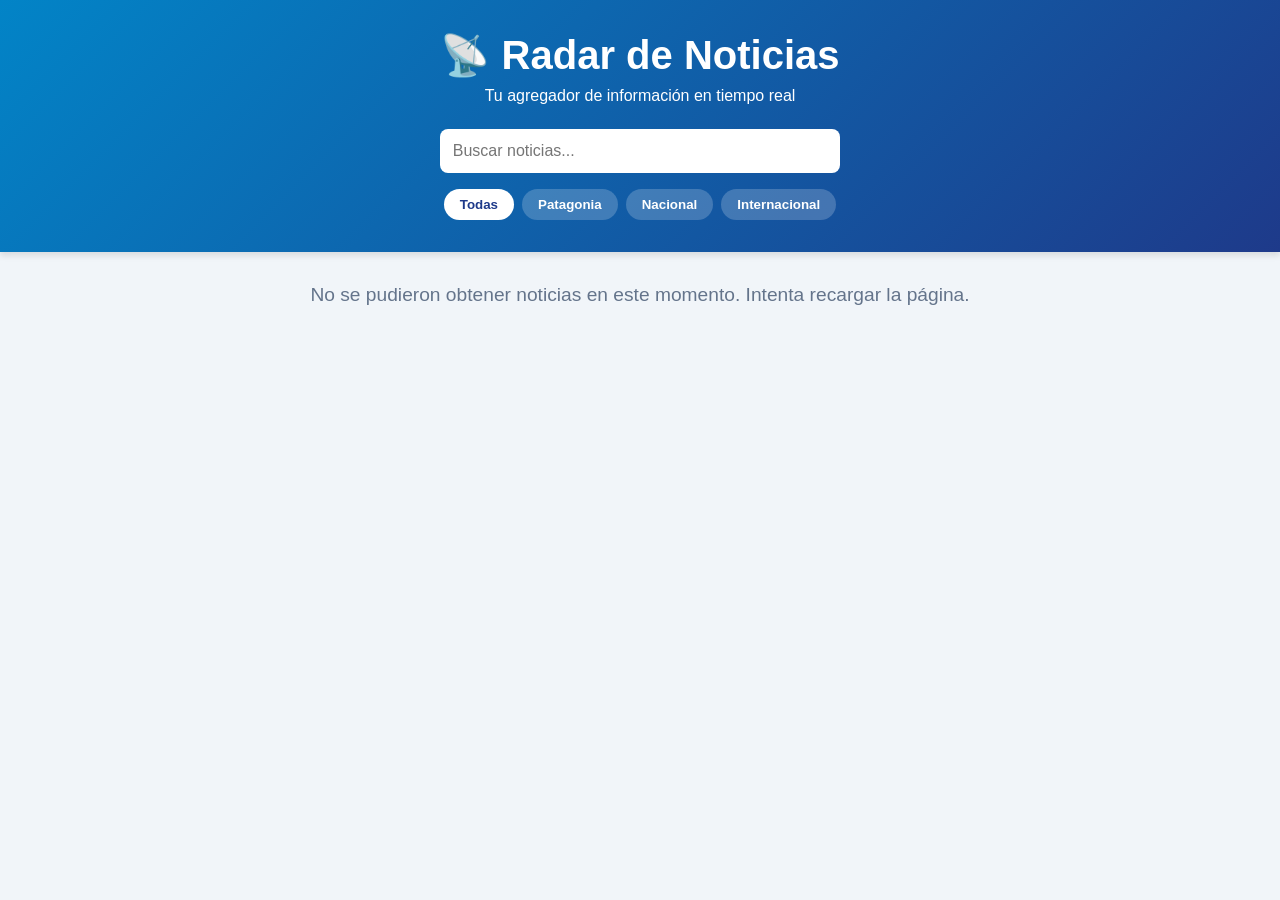
<file: lector de noticias - copia/index.html>
<!DOCTYPE html>
<html lang="es">
<head>
    <meta charset="UTF-8">
    <meta name="viewport" content="width=device-width, initial-scale=1.0">
    <title>Radar de Noticias RSS</title>
    <link rel="stylesheet" href="style.css">
</head>
<body>
    <header class="header">
        <h1>📡 Radar de Noticias</h1>
        <p>Tu agregador de información en tiempo real</p>
        
        <div class="controls">
            <input type="text" id="searchInput" placeholder="Buscar noticias...">
            <div class="filters">
                <button class="filter-btn active" data-category="all">Todas</button>
                <button class="filter-btn" data-category="patagonia">Patagonia</button>
                <button class="filter-btn" data-category="nacional">Nacional</button>
                <button class="filter-btn" data-category="geopolitica">Internacional</button>
            </div>
        </div>
    </header>

    <main class="container">
        <!-- Aquí es donde JavaScript inyectará las tarjetas de noticias -->
        <div id="news-container" class="news-grid">
            <p class="loading">Cargando las últimas noticias...</p>
        </div>
    </main>

    <script src="app.js"></script>
</body>
</html>
</file>
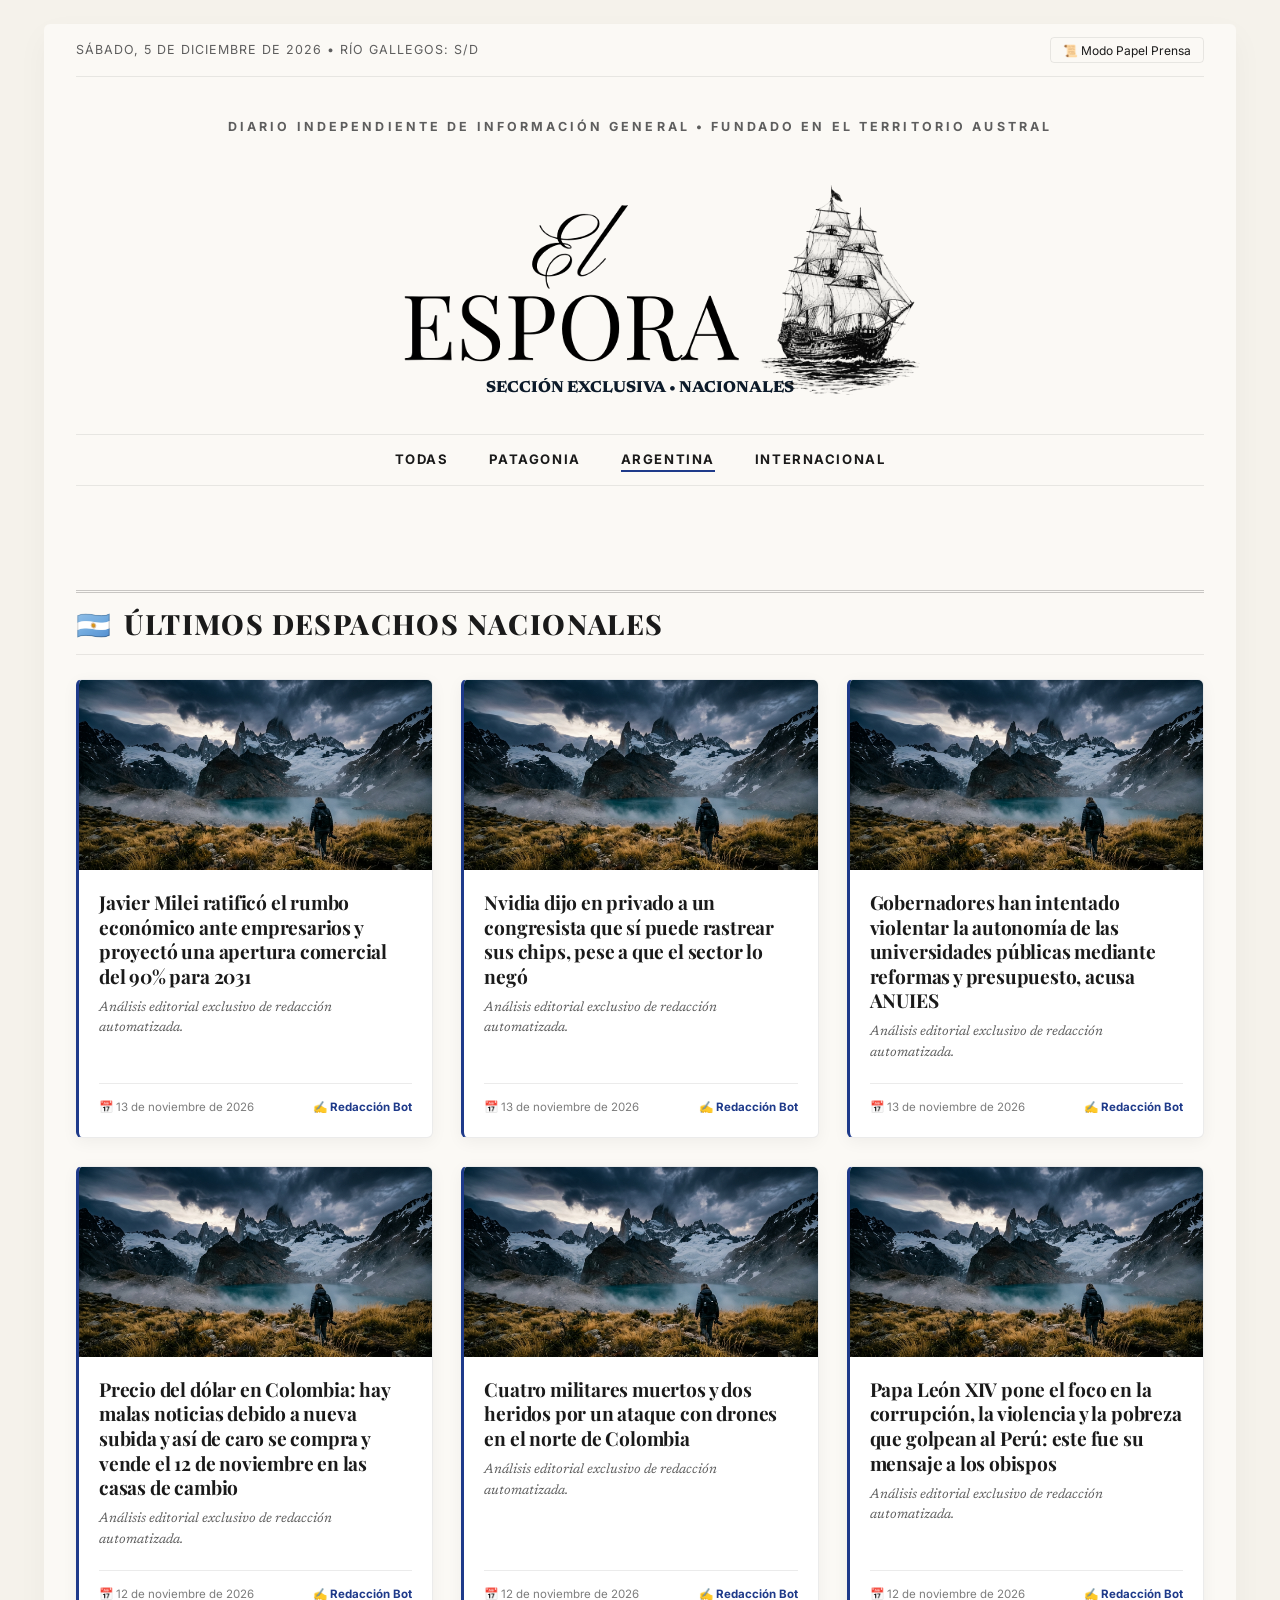
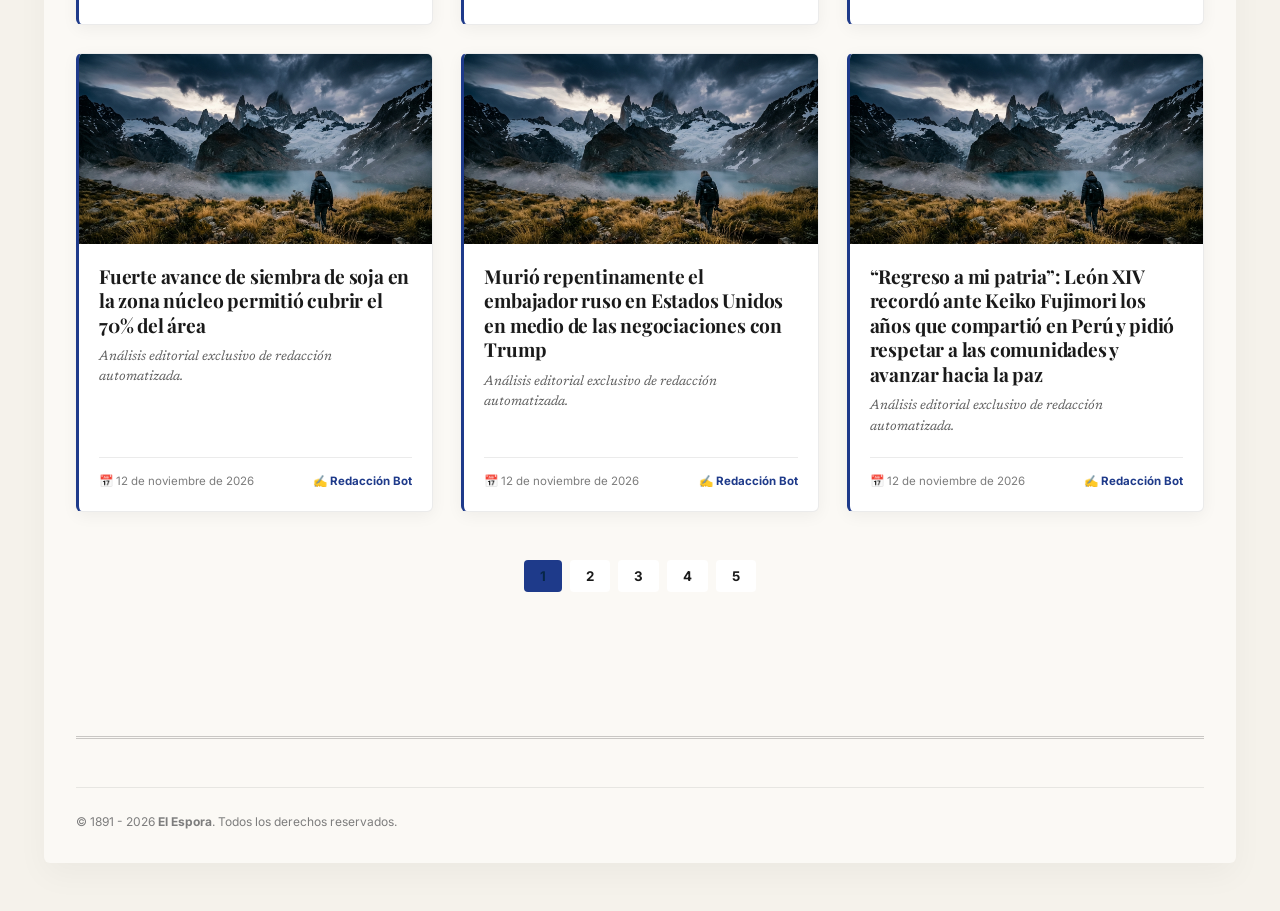
<file: Argentina.html>
<!DOCTYPE html>
<html lang="es">

<head>
    <meta charset="UTF-8">
    <meta name="viewport" content="width=device-width, initial-scale=1.0">
    <title>Argentina — El Espora</title>

    <!-- Tipografías Google Fonts -->
    <link rel="preconnect" href="https://fonts.googleapis.com">
    <link rel="preconnect" href="https://fonts.gstatic.com" crossorigin>
    <link
        href="https://fonts.googleapis.com/css2?family=Alex+Brush&family=Cinzel:wght@500;700;900&family=Cormorant+Garamond:ital,wght@0,400;0,600;0,700;1,400&family=Great+Vibes&family=Inter:wght@300;400;500;600;700;800&family=Italianno&family=Newsreader:ital,opsz,wght@0,6..72,400;0,6..72,500;0,6..72,600;0,6..72,700;1,6..72,400;1,6..72,600&family=Pinyon+Script&family=Playfair+Display:ital,wght@0,500;0,700;0,900;1,400;1,700&display=swap"
        rel="stylesheet">

    <!-- Estilos -->
    <link rel="stylesheet" href="styles.css">
    <link rel="icon" type="image/png" href="assets/logo.png">
</head>

<body>
    <div class="page-wrapper">
        <div class="editorial-frame">

            <header class="utility-bar">
                <div class="utility-left">
                    <span id="live-date">Cargando fecha austral...</span>
                </div>
                <div class="utility-right">
                    <button id="theme-toggle-btn" class="control-btn" title="Cambiar modo de lectura">
                        📜 Modo Papel Prensa
                    </button>
                </div>
            </header>

            <section class="masthead">
                <div class="masthead-plate">
                    <div class="masthead-top-sub">
                        Diario Independiente de Información General • Fundado en el Territorio Austral
                    </div>
                    <div class="masthead-center" style="justify-content: center; padding: 1.5rem 0;">
                        <img src="assets/logo.png" alt="El Espora" class="masthead-logo-img"
                            style="max-height: 280px; width: 100%; object-fit: contain; mix-blend-mode: multiply; filter: contrast(110%);">
                    </div>
                    <div class="masthead-motto-bar">
                        <span style="color: var(--navy-badge); font-weight: 800;">SECCIÓN EXCLUSIVA • NACIONALES</span>
                    </div>
                </div>
            </section>

            <nav class="nav-bar">
                <ul class="nav-menu">
                    <li><a href="index.html" class="nav-link">Todas</a></li>
                    <li><a href="patagonia.html" class="nav-link">Patagonia</a></li>
                    <li><a href="argentina.html" class="nav-link active">Argentina</a></li>
                    <li><a href="internacional.html" class="nav-link">Internacional</a></li>
                </ul>
            </nav>

            <main style="padding: 2rem 0;">
                <div class="section-header-block">
                    <h3 class="section-main-title">
                        <span>🇦🇷</span> Últimos Despachos Nacionales
                    </h3>
                </div>

                <div id="articles-grid" class="articles-grid">
                    <!-- JS inyectará las noticias de Argentina aquí -->
                </div>
            </main>

            <footer class="editorial-footer">
                <div class="footer-bottom-bar">
                    <div>
                        © 1891 - 2026 <strong>El Espora</strong>. Todos los derechos reservados.
                    </div>
                </div>
            </footer>
        </div>
    </div>

    <script src="app.js"></script>
</body>

</html>
</file>
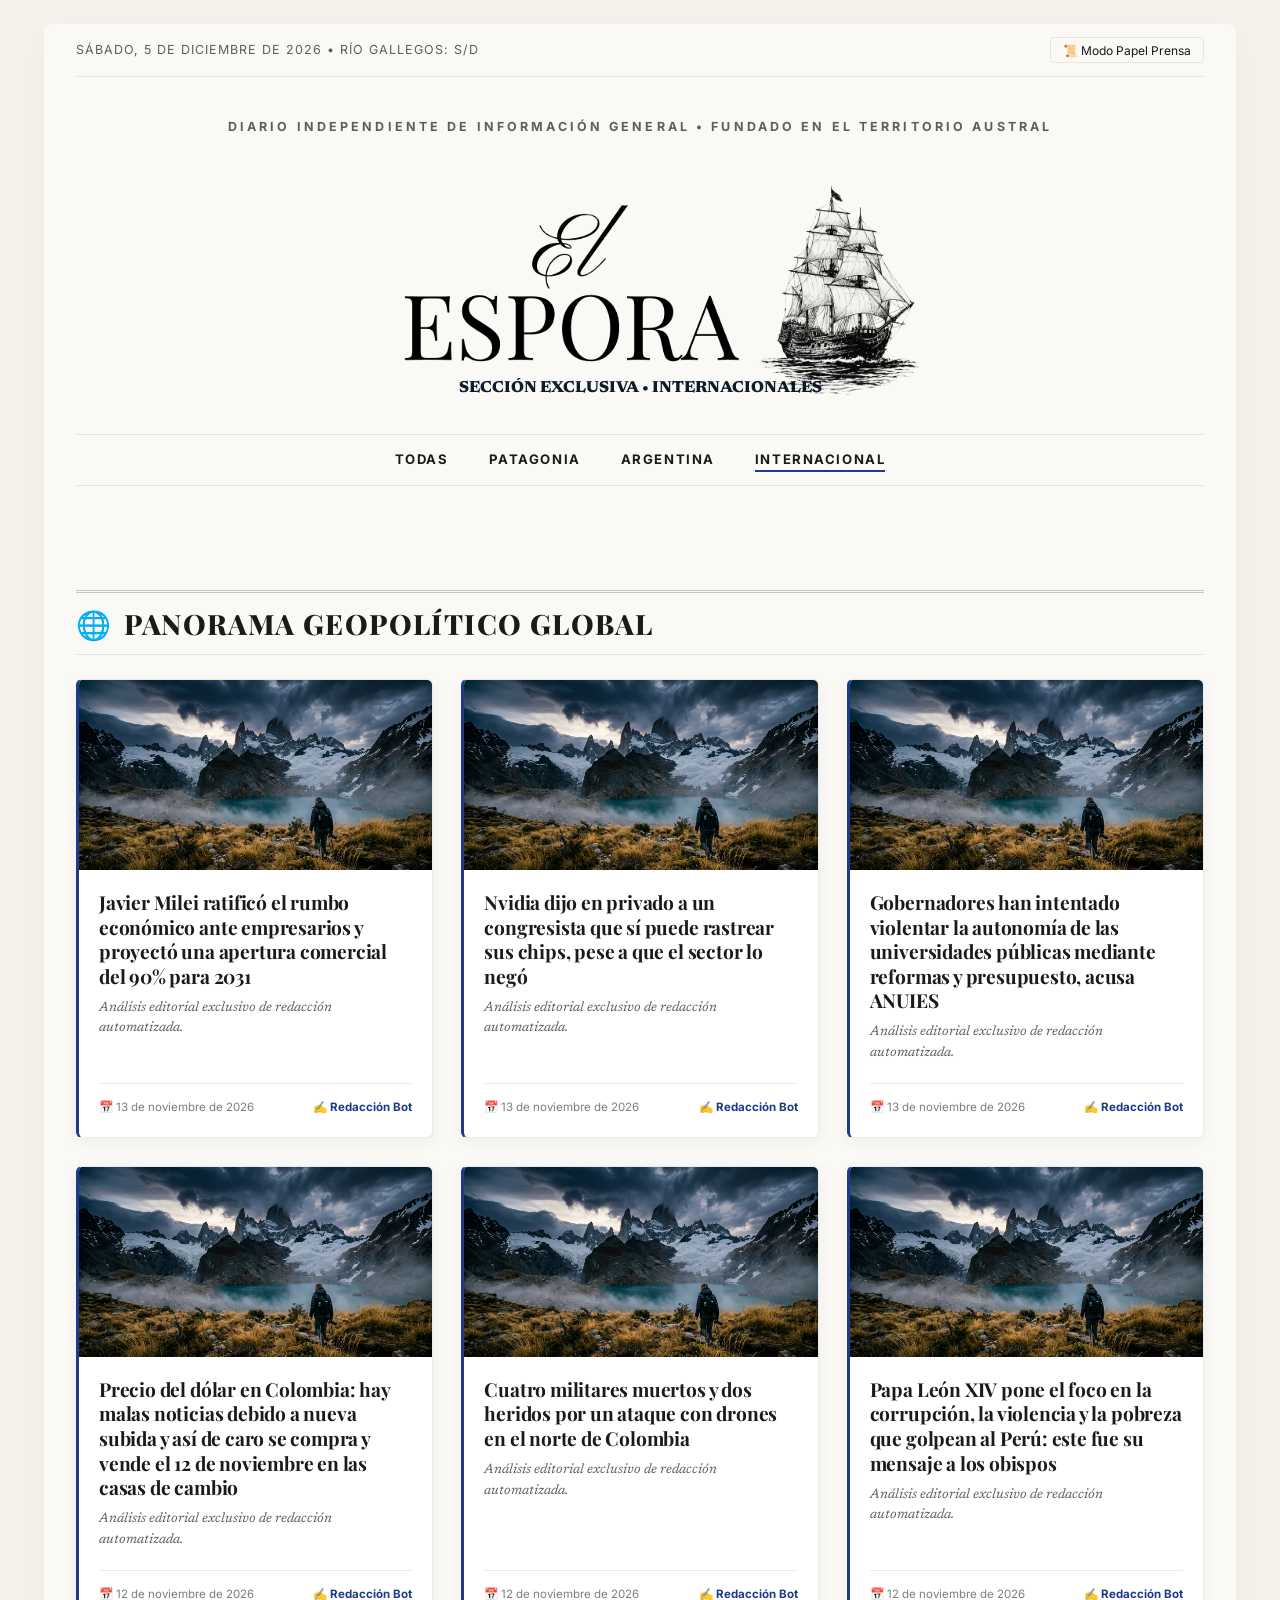
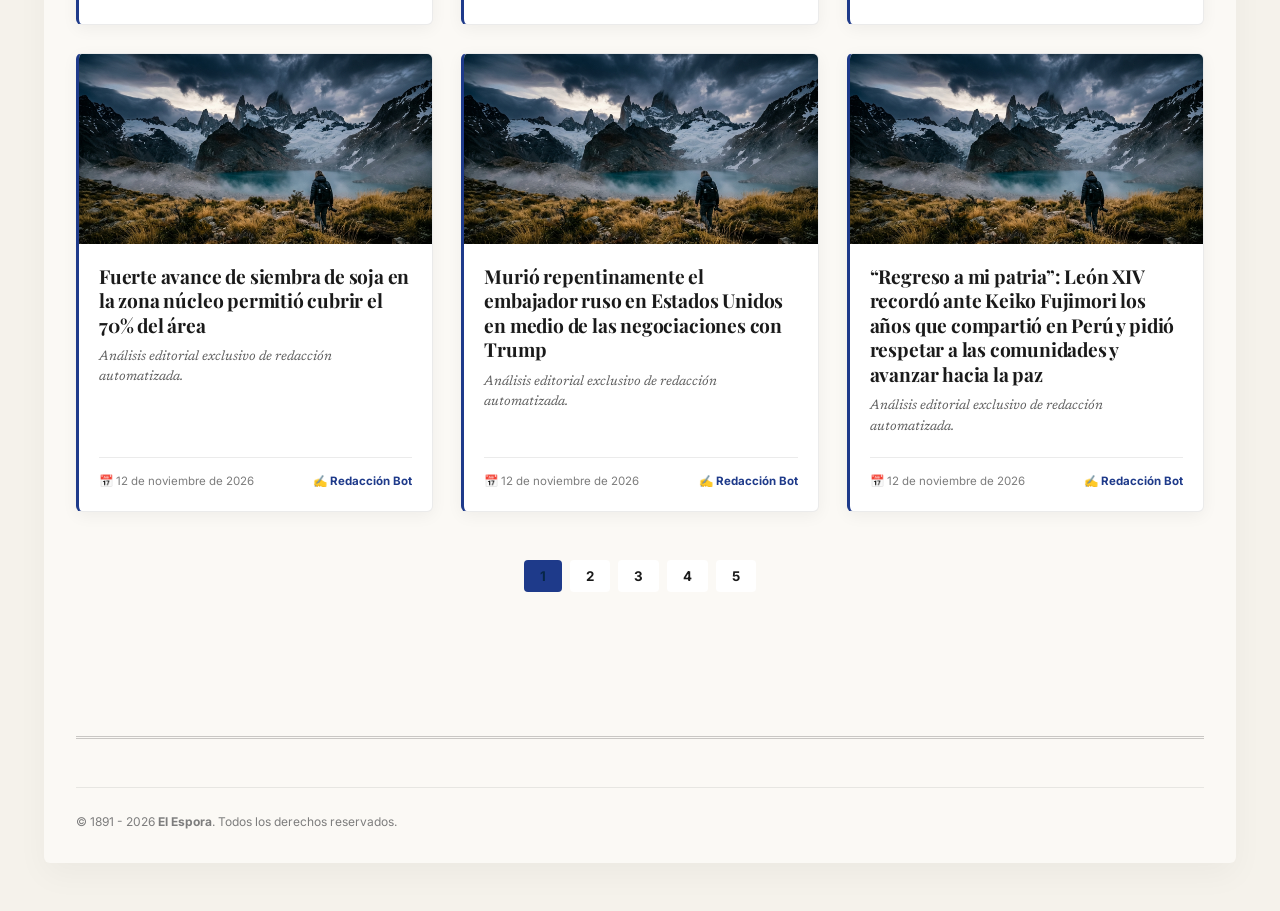
<file: Internacional.html>
<!DOCTYPE html>
<html lang="es">

<head>
    <meta charset="UTF-8">
    <meta name="viewport" content="width=device-width, initial-scale=1.0">
    <title>Internacional — El Espora</title>

    <!-- Tipografías Google Fonts -->
    <link rel="preconnect" href="https://fonts.googleapis.com">
    <link rel="preconnect" href="https://fonts.gstatic.com" crossorigin>
    <link
        href="https://fonts.googleapis.com/css2?family=Alex+Brush&family=Cinzel:wght@500;700;900&family=Cormorant+Garamond:ital,wght@0,400;0,600;0,700;1,400&family=Great+Vibes&family=Inter:wght@300;400;500;600;700;800&family=Italianno&family=Newsreader:ital,opsz,wght@0,6..72,400;0,6..72,500;0,6..72,600;0,6..72,700;1,6..72,400;1,6..72,600&family=Pinyon+Script&family=Playfair+Display:ital,wght@0,500;0,700;0,900;1,400;1,700&display=swap"
        rel="stylesheet">

    <!-- Estilos -->
    <link rel="stylesheet" href="styles.css">
    <link rel="icon" type="image/png" href="assets/logo.png">
</head>

<body>
    <div class="page-wrapper">
        <div class="editorial-frame">

            <header class="utility-bar">
                <div class="utility-left">
                    <span id="live-date">Cargando fecha austral...</span>
                </div>
                <div class="utility-right">
                    <button id="theme-toggle-btn" class="control-btn" title="Cambiar modo de lectura">
                        📜 Modo Papel Prensa
                    </button>
                </div>
            </header>

            <section class="masthead">
                <div class="masthead-plate">
                    <div class="masthead-top-sub">
                        Diario Independiente de Información General • Fundado en el Territorio Austral
                    </div>
                    <div class="masthead-center" style="justify-content: center; padding: 1.5rem 0;">
                        <img src="assets/logo.png" alt="El Espora" class="masthead-logo-img"
                            style="max-height: 280px; width: 100%; object-fit: contain; mix-blend-mode: multiply; filter: contrast(110%);">
                    </div>
                    <div class="masthead-motto-bar">
                        <span style="color: var(--navy-badge); font-weight: 800;">SECCIÓN EXCLUSIVA •
                            INTERNACIONALES</span>
                    </div>
                </div>
            </section>

            <nav class="nav-bar">
                <ul class="nav-menu">
                    <li><a href="index.html" class="nav-link">Todas</a></li>
                    <li><a href="patagonia.html" class="nav-link">Patagonia</a></li>
                    <li><a href="argentina.html" class="nav-link">Argentina</a></li>
                    <li><a href="internacional.html" class="nav-link active">Internacional</a></li>
                </ul>
            </nav>

            <main style="padding: 2rem 0;">
                <div class="section-header-block">
                    <h3 class="section-main-title">
                        <span>🌐</span> Panorama Geopolítico Global
                    </h3>
                </div>

                <div id="articles-grid" class="articles-grid">
                    <!-- JS inyectará las noticias Internacionales aquí -->
                </div>
            </main>

            <footer class="editorial-footer">
                <div class="footer-bottom-bar">
                    <div>
                        © 1891 - 2026 <strong>El Espora</strong>. Todos los derechos reservados.
                    </div>
                </div>
            </footer>
        </div>
    </div>

    <script src="app.js"></script>
</body>

</html>
</file>
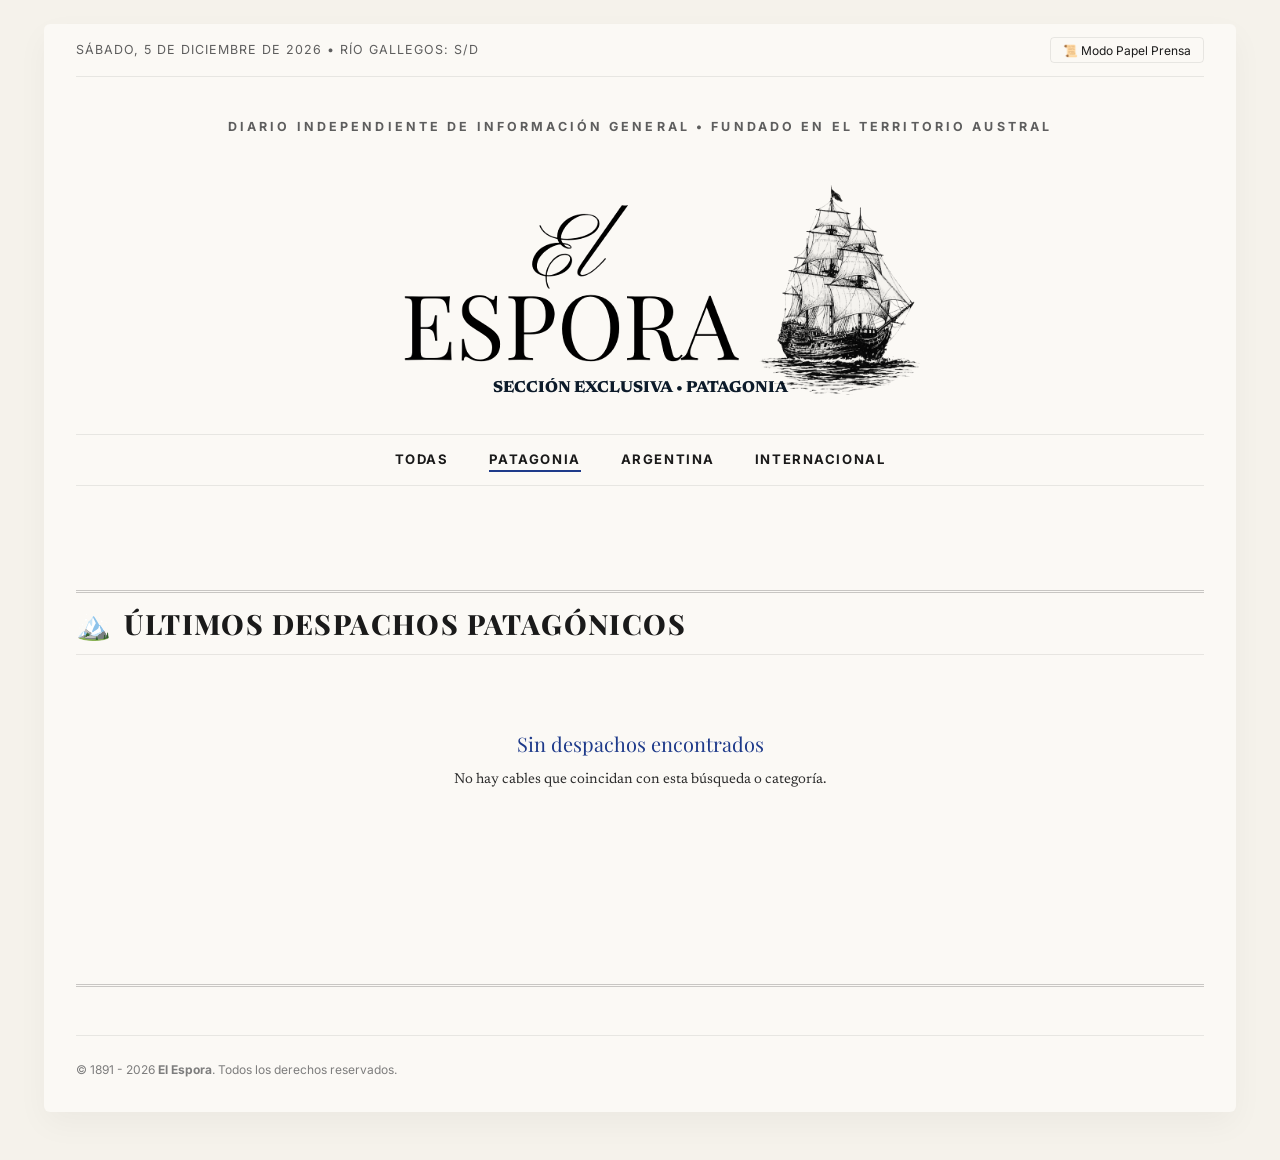
<file: patagonia.html>
<!DOCTYPE html>
<html lang="es">

<head>
    <meta charset="UTF-8">
    <meta name="viewport" content="width=device-width, initial-scale=1.0">
    <title>Patagonia — El Espora</title>

    <!-- Tipografías Google Fonts -->
    <link rel="preconnect" href="https://fonts.googleapis.com">
    <link rel="preconnect" href="https://fonts.gstatic.com" crossorigin>
    <link
        href="https://fonts.googleapis.com/css2?family=Alex+Brush&family=Cinzel:wght@500;700;900&family=Cormorant+Garamond:ital,wght@0,400;0,600;0,700;1,400&family=Great+Vibes&family=Inter:wght@300;400;500;600;700;800&family=Italianno&family=Newsreader:ital,opsz,wght@0,6..72,400;0,6..72,500;0,6..72,600;0,6..72,700;1,6..72,400;1,6..72,600&family=Pinyon+Script&family=Playfair+Display:ital,wght@0,500;0,700;0,900;1,400;1,700&display=swap"
        rel="stylesheet">

    <!-- Estilos -->
    <link rel="stylesheet" href="styles.css">
    <link rel="icon" type="image/png" href="assets/logo.png">
</head>

<body>
    <div class="page-wrapper">
        <div class="editorial-frame">

            <!-- 1. BARRA SUPERIOR -->
            <header class="utility-bar">
                <div class="utility-left">
                    <span id="live-date">Cargando fecha austral...</span>
                </div>
                <div class="utility-right">
                    <button id="theme-toggle-btn" class="control-btn" title="Cambiar modo de lectura">
                        📜 Modo Papel Prensa
                    </button>
                </div>
            </header>

            <!-- 2. CABECERA EDITORIAL (MASTHEAD) -->
            <section class="masthead">
                <div class="masthead-plate">
                    <div class="masthead-top-sub">
                        Diario Independiente de Información General • Fundado en el Territorio Austral
                    </div>
                    <div class="masthead-center" style="justify-content: center; padding: 1.5rem 0;">
                        <img src="assets/logo.png" alt="El Espora" class="masthead-logo-img"
                            style="max-height: 280px; width: 100%; object-fit: contain; mix-blend-mode: multiply; filter: contrast(110%);">
                    </div>
                    <div class="masthead-motto-bar">
                        <span style="color: var(--navy-badge); font-weight: 800;">SECCIÓN EXCLUSIVA • PATAGONIA</span>
                    </div>
                </div>
            </section>

            <!-- 3. NAVEGACIÓN -->
            <nav class="nav-bar">
                <ul class="nav-menu">
                    <li><a href="index.html" class="nav-link">Todas</a></li>
                    <li><a href="patagonia.html" class="nav-link active">Patagonia</a></li>
                    <li><a href="argentina.html" class="nav-link">Argentina</a></li>
                    <li><a href="internacional.html" class="nav-link">Internacional</a></li>
                </ul>
            </nav>

            <!-- 4. CONTENEDOR DINÁMICO PARA JAVASCRIPT -->
            <main style="padding: 2rem 0;">
                <div class="section-header-block">
                    <h3 class="section-main-title">
                        <span>🏔️</span> Últimos Despachos Patagónicos
                    </h3>
                </div>

                <!-- AQUÍ ES DONDE JS VA A INYECTAR LAS NOTICIAS (ID CORREGIDO) -->
                <div id="articles-grid" class="articles-grid">
                    <!-- Estará vacío en el HTML, JS inyectará las noticias aquí -->
                </div>
            </main>

            <!-- 5. PIE DE PÁGINA -->
            <footer class="editorial-footer">
                <div class="footer-bottom-bar">
                    <div>
                        © 1891 - 2026 <strong>El Espora</strong>. Todos los derechos reservados.
                    </div>
                </div>
            </footer>
        </div>
    </div>

    <!-- Script de conexión -->
    <script src="app.js"></script>
</body>

</html>
</file>
<file: lector de noticias - copia/style.css>
/* Configuraciones básicas */
* {
    box-sizing: border-box;
    margin: 0;
    padding: 0;
    font-family: 'Segoe UI', Tahoma, Geneva, Verdana, sans-serif;
}

body {
    background-color: #f1f5f9;
    color: #334155;
}

/* Encabezado */
.header {
    background: linear-gradient(135deg, #0284c7, #1e3a8a);
    color: white;
    padding: 2rem 1rem;
    text-align: center;
    box-shadow: 0 4px 6px rgba(0, 0, 0, 0.1);
}

.header h1 {
    font-size: 2.5rem;
    margin-bottom: 0.5rem;
}

/* Controles de Búsqueda y Filtros */
.controls {
    margin-top: 1.5rem;
    display: flex;
    flex-direction: column;
    align-items: center;
    gap: 1rem;
}

#searchInput {
    padding: 0.8rem;
    width: 100%;
    max-width: 400px;
    border: none;
    border-radius: 8px;
    font-size: 1rem;
}

.filters {
    display: flex;
    gap: 0.5rem;
    flex-wrap: wrap;
    justify-content: center;
}

.filter-btn {
    padding: 0.5rem 1rem;
    border: none;
    border-radius: 20px;
    background-color: rgba(255, 255, 255, 0.2);
    color: white;
    cursor: pointer;
    font-weight: bold;
    transition: background 0.3s;
}

.filter-btn.active,
.filter-btn:hover {
    background-color: white;
    color: #1e3a8a;
}

/* Contenedor principal de noticias */
.container {
    max-width: 1200px;
    margin: 2rem auto;
    padding: 0 1rem;
}

.loading {
    text-align: center;
    font-size: 1.2rem;
    color: #64748b;
    grid-column: 1 / -1;
}

/* Cuadrícula de Tarjetas */
.news-grid {
    display: grid;
    grid-template-columns: repeat(auto-fill, minmax(300px, 1fr));
    gap: 1.5rem;
}

/* Tarjeta individual de noticia */
.news-card {
    background: white;
    border-radius: 10px;
    overflow: hidden;
    box-shadow: 0 4px 6px rgba(0, 0, 0, 0.05);
    transition: transform 0.2s, box-shadow 0.2s;
    display: flex;
    flex-direction: column;
}

.news-card:hover {
    transform: translateY(-5px);
    box-shadow: 0 10px 15px rgba(0, 0, 0, 0.1);
}

.news-card a {
    text-decoration: none;
    color: inherit;
    display: flex;
    flex-direction: column;
    height: 100%;
}

.news-image {
    width: 100%;
    height: 180px;
    background-color: #cbd5e1;
    display: flex;
    align-items: center;
    justify-content: center;
    font-size: 3rem;
}

.news-content {
    padding: 1.5rem;
    display: flex;
    flex-direction: column;
    flex-grow: 1;
}

.news-source {
    font-size: 0.8rem;
    font-weight: bold;
    text-transform: uppercase;
    color: #0284c7;
    margin-bottom: 0.5rem;
}

.news-title {
    font-size: 1.1rem;
    line-height: 1.4;
    margin-bottom: 0.5rem;
}

.news-date {
    font-size: 0.8rem;
    color: #94a3b8;
    margin-top: auto;
}
</file>
<file: styles.css>
/* ==========================================================================
   EL ESPORA - PERIÓDICO HISTÓRICO DE LA PATAGONIA ARGENTINA
   Sistema de Diseño: Edición Editorial Cálida & Imprenta Clásica
   ========================================================================== */

:root {
  /* PALETA PAPEL PRENSA TRADICIONAL & TINTA FRESCA */
  --bg-main: #f5f2eb;
  /* Tono papel de diario cálido */
  --bg-surface: #fbf9f5;
  /* Superficie de lectura suave */
  --bg-card: #ffffff;
  /* Tarjetas limpias */
  --bg-card-hover: #ffffff;
  --bg-newspaper-overlay: rgba(251, 249, 245, 0.95);

  /* Textos tono tinta tipográfica */
  --text-bone: #1a1a1a;
  /* Tinta negra profunda */
  --text-parchment: #2d2d2d;
  --text-muted: #5e5e5e;
  --text-dim: #7d7d7d;

  --navy-deep: #072647;
  --navy-accent: #1e3a8a;
  --navy-badge: #0d1b2a;
  --navy-border: #cbd5e1;

  --gold-accent: #1e3a8a;
  /* Bronce/Dorado editorial */
  --gold-dim: #1e3a8a;

  --border-fine: 1px solid rgba(0, 0, 0, 0.08);
  --border-medium: 1px solid rgba(0, 0, 0, 0.15);
  --border-double: double 3px rgba(0, 0, 0, 0.2);
  --border-navy: 1px solid rgba(30, 58, 138, 0.2);

  --shadow-editorial: 0 12px 32px rgba(0, 0, 0, 0.04);
  --shadow-card: 0 4px 16px rgba(0, 0, 0, 0.05);
  --shadow-glow: 0 6px 20px rgba(163, 115, 54, 0.12);

  --font-masthead: 'Cinzel', 'Playfair Display', Georgia, serif;
  --font-headline: 'Playfair Display', 'Newsreader', Georgia, serif;
  --font-body: 'Newsreader', 'Cormorant Garamond', Georgia, serif;
  --font-sans: 'Inter', -apple-system, BlinkMacSystemFont, 'Segoe UI', Roboto, sans-serif;

  --radius-sm: 4px;
  --radius-md: 6px;
  --radius-lg: 10px;
  --transition-smooth: all 0.3s cubic-bezier(0.16, 1, 0.3, 1);
}

/* TEMA OSCURO (MODO LECTURA NOCTURNA) */
body.theme-dark {
  --bg-main: #0f131a;
  --bg-surface: #151a24;
  --bg-card: #1c2230;
  --bg-card-hover: #22293a;
  --bg-newspaper-overlay: rgba(15, 19, 26, 0.95);

  --text-bone: #f4efeb;
  --text-parchment: #e6ded5;
  --text-muted: #9fa8b8;
  --text-dim: #64748b;

  --gold-accent: #c5a880;
  --gold-dim: #8c7352;
  --border-fine: 1px solid rgba(244, 239, 235, 0.1);
  --border-double: double 3px rgba(244, 239, 235, 0.18);
}

/* Reset y base */
*,
*::before,
*::after {
  box-sizing: border-box;
  margin: 0;
  padding: 0;
}

html {
  scroll-behavior: smooth;
  font-size: 16px;
}

body {
  background-color: var(--bg-main);
  color: var(--text-bone);
  font-family: var(--font-body);
  line-height: 1.65;
  background-attachment: fixed;
  overflow-x: hidden;
  transition: background-color 0.4s ease, color 0.4s ease;
}

/* ==========================================================================
   TIPOGRAFÍA Y ELEMENTOS EDITORIALES
   ========================================================================== */

h1,
h2,
h3,
h4,
h5,
h6 {
  font-family: var(--font-headline);
  font-weight: 700;
  color: var(--text-bone);
  line-height: 1.2;
  letter-spacing: -0.01em;
}

p {
  color: var(--text-parchment);
  font-size: 1.05rem;
}

a {
  color: inherit;
  text-decoration: none;
  transition: var(--transition-smooth);
}

/* Capitular de Periódico Antiguo (Drop Cap) */
.drop-cap::first-letter {
  float: left;
  font-family: var(--font-masthead);
  font-size: 3.8rem;
  line-height: 0.82;
  padding-top: 4px;
  padding-right: 12px;
  padding-bottom: 2px;
  color: var(--gold-accent);
  font-weight: 800;
}

/* Filetes decorativos de imprenta */
.rule-double {
  border: none;
  border-top: var(--border-double);
  margin: 1.5rem 0;
}

.rule-single {
  border: none;
  border-top: var(--border-fine);
  margin: 1rem 0;
}

.ornament {
  display: flex;
  align-items: center;
  justify-content: center;
  gap: 1rem;
  color: var(--gold-accent);
  font-size: 0.85rem;
  letter-spacing: 0.25em;
  text-transform: uppercase;
  margin: 1rem 0;
}

.ornament::before,
.ornament::after {
  content: "";
  flex: 1;
  height: 1px;
  background: linear-gradient(90deg, transparent, rgba(163, 115, 54, 0.4));
}

.ornament::after {
  background: linear-gradient(90deg, rgba(163, 115, 54, 0.4), transparent);
}

/* ==========================================================================
   LAYOUT Y CONTENEDOR PRINCIPAL
   ========================================================================== */

.page-wrapper {
  max-width: 1240px;
  margin: 0 auto;
  padding: 0 1.5rem;
  position: relative;
}

.editorial-frame {
  border: none;
  padding: 0 2rem;
  position: relative;
  background: var(--bg-surface);
  box-shadow: var(--shadow-editorial);
  margin-top: 1.5rem;
  margin-bottom: 3rem;
  border-radius: var(--radius-md);
}

/* ==========================================================================
   1. BARRA SUPERIOR DE IMPRENTA
   ========================================================================== */

.utility-bar {
  display: flex;
  justify-content: space-between;
  align-items: center;
  padding: 0.8rem 0;
  border-bottom: var(--border-fine);
  font-family: var(--font-sans);
  font-size: 0.78rem;
  text-transform: uppercase;
  letter-spacing: 0.08em;
  color: var(--text-muted);
  flex-wrap: wrap;
  gap: 0.75rem;
}

.utility-left,
.utility-center,
.utility-right {
  display: flex;
  align-items: center;
  gap: 1.25rem;
}

.edition-badge {
  background: var(--navy-deep);
  color: #ffffff;
  padding: 0.2rem 0.6rem;
  border-radius: var(--radius-sm);
  font-weight: 600;
  display: inline-flex;
  align-items: center;
  gap: 0.35rem;
}

.control-btn {
  background: transparent;
  border: var(--border-fine);
  color: var(--text-bone);
  padding: 0.3rem 0.75rem;
  border-radius: var(--radius-sm);
  cursor: pointer;
  display: flex;
  align-items: center;
  gap: 0.35rem;
  font-family: var(--font-sans);
  font-size: 0.75rem;
  transition: var(--transition-smooth);
}

.control-btn:hover {
  background: var(--navy-accent);
  border-color: var(--navy-accent);
  color: #ffffff;
}

/* ==========================================================================
   2. GRAN CABECERA EDITORIAL (MASTHEAD)
   ========================================================================== */

.masthead {
  padding: 2.5rem 0 1rem;
  text-align: center;
  position: relative;
}

/* Caja contenedora limpia (sin bordes rígidos ni sombras oscuras) */
.masthead-plate {
  background: transparent;
  border: none;
  box-shadow: none;
  padding: 0;
}

.masthead-center {
  display: flex;
  align-items: center;
  justify-content: center;
  gap: 3rem;
  margin: 0.5rem 0;
  padding: 0;
  height: 220px;
  flex-wrap: wrap;
  position: relative;
  overflow: visible;
}

/* Logo con escalado y comportamiento original */
.masthead-logo-img {
  width: auto;
  height: auto;
  max-width: 95%;
  max-height: 210px;
  border-radius: 0;
  background: transparent;
  border: none;
  box-shadow: none;
  object-fit: contain;
  padding: 0;
  mix-blend-mode: multiply;
  margin: 0 auto;
  display: block;
  transform: scale(2.8);
  /* <--- CAMBIA ESTE NÚMERO PARA AGRANDAR O ACHICAR (ej: 2.5, 3.0, 3.2) */
  transform-origin: center center;
  filter: contrast(115%);
  transition: transform 0.4s ease;
}

.masthead-logo-img:hover {
  transform: scale(2.9) translateY(-1px);
}

.footer-logo-img {
  width: 44px;
  height: 52px;
  mix-blend-mode: multiply;
}

.masthead-top-sub {
  font-family: var(--font-sans);
  font-size: 0.78rem;
  text-transform: uppercase;
  letter-spacing: 0.25em;
  color: var(--text-muted);
  font-weight: 700;
  margin-bottom: 0.6rem;
}

/* ==========================================================================
   3. NAVEGACIÓN Y SECCIONES
   ========================================================================== */

.nav-bar {
  border-top: var(--border-fine);
  border-bottom: var(--border-fine);
  padding: 0.75rem 0;
  position: sticky;
  top: 0;
  background: var(--bg-newspaper-overlay);
  backdrop-filter: blur(10px);
  z-index: 90;
  margin: 1rem 0 2rem;
}

.nav-menu {
  display: flex;
  justify-content: center;
  align-items: center;
  list-style: none;
  gap: 2.5rem;
  flex-wrap: wrap;
}

.nav-link {
  font-family: var(--font-sans);
  font-size: 0.82rem;
  font-weight: 700;
  text-transform: uppercase;
  letter-spacing: 0.12em;
  color: var(--text-bone);
  padding: 0.2rem 0;
  position: relative;
}

.nav-link::after {
  content: '';
  position: absolute;
  bottom: -2px;
  left: 0;
  width: 0;
  height: 2px;
  background: var(--gold-accent);
  transition: width 0.3s ease;
}

.nav-link:hover::after,
.nav-link.active::after {
  width: 100%;
}

.nav-link:hover {
  color: var(--gold-accent);
}

/* ==========================================================================
   4. PORTADA PRINCIPAL (FRONT PAGE GRID)
   ========================================================================== */

.frontpage-grid {
  display: grid;
  grid-template-columns: 1fr 320px;
  gap: 2.5rem;
  margin-bottom: 3rem;
  align-items: start;
}

.lead-story {
  display: flex;
  flex-direction: column;
}

.lead-category-tag {
  display: inline-flex;
  align-items: center;
  gap: 0.4rem;
  font-family: var(--font-sans);
  font-size: 0.75rem;
  font-weight: 700;
  text-transform: uppercase;
  letter-spacing: 0.15em;
  color: var(--gold-accent);
  margin-bottom: 0.6rem;
}

.lead-headline {
  font-size: clamp(2.1rem, 3.5vw, 3.1rem);
  font-weight: 800;
  line-height: 1.12;
  margin-bottom: 0.85rem;
  transition: color 0.2s ease;
}

.lead-headline:hover {
  color: var(--gold-accent);
}

.lead-subhead {
  font-family: var(--font-body);
  font-style: italic;
  font-size: 1.2rem;
  color: var(--text-parchment);
  line-height: 1.45;
  margin-bottom: 1.25rem;
}

.lead-meta {
  display: flex;
  align-items: center;
  gap: 1.5rem;
  font-family: var(--font-sans);
  font-size: 0.8rem;
  color: var(--text-muted);
  border-top: var(--border-fine);
  border-bottom: var(--border-fine);
  padding: 0.6rem 0;
  margin-bottom: 1.25rem;
  flex-wrap: wrap;
}

.author-info {
  display: flex;
  align-items: center;
  gap: 0.5rem;
  color: var(--text-bone);
  font-weight: 600;
}

.lead-media-container {
  position: relative;
  overflow: hidden;
  border-radius: var(--radius-md);
  margin-bottom: 1.25rem;
  box-shadow: var(--shadow-card);
  background: var(--bg-card);
}

.lead-img {
  width: 100%;
  height: 420px;
  object-fit: cover;
  display: block;
  transition: transform 0.5s ease;
}

.lead-media-container:hover .lead-img {
  transform: scale(1.015);
}

.image-caption {
  padding: 0.6rem 0.85rem;
  font-family: var(--font-sans);
  font-size: 0.75rem;
  color: var(--text-muted);
  background: var(--bg-card);
  border-top: var(--border-fine);
}

/* Sidebar Limpio y Elegante (Elevación suave en vez de bordes feos) */
.world-news-list {
  display: flex;
  flex-direction: column;
  gap: 1.25rem;
}

.sidebar-ad-box {
  background: #eee8dc;
  /* Tono papel contrastado muy sutil */
  border: none !important;
  border-radius: var(--radius-md);
  padding: 1.5rem;
  text-align: center;
  box-shadow: var(--shadow-card);
}

.sidebar-ad-title {
  font-family: var(--font-masthead);
  font-size: 0.95rem;
  color: var(--gold-accent);
  margin-bottom: 0.6rem;
  text-transform: uppercase;
  letter-spacing: 0.05em;
}

/* ==========================================================================
   5. REPRODUCTOR DE PODCAST / AUDIO AUSTRAL
   ========================================================================== */

.audio-dispatch-bar {
  background: var(--bg-card);
  border: var(--border-fine);
  border-radius: var(--radius-md);
  padding: 1.25rem 1.75rem;
  margin: 2.5rem 0;
  display: flex;
  align-items: center;
  justify-content: space-between;
  gap: 1.5rem;
  box-shadow: var(--shadow-card);
  flex-wrap: wrap;
}

.audio-info {
  display: flex;
  align-items: center;
  gap: 1rem;
}

.audio-play-btn {
  width: 44px;
  height: 44px;
  border-radius: 50%;
  background: var(--gold-accent);
  color: #ffffff;
  border: none;
  display: flex;
  align-items: center;
  justify-content: center;
  cursor: pointer;
  font-size: 1.1rem;
  transition: var(--transition-smooth);
}

.audio-play-btn:hover {
  transform: scale(1.08);
  box-shadow: var(--shadow-glow);
}

.audio-title {
  font-family: var(--font-headline);
  font-size: 1.05rem;
  font-weight: 700;
  color: var(--text-bone);
}

.audio-sub {
  font-family: var(--font-sans);
  font-size: 0.75rem;
  color: var(--text-muted);
}

.audio-waveform {
  display: flex;
  align-items: center;
  gap: 3px;
  height: 24px;
}

.wave-bar {
  width: 3px;
  background: var(--gold-accent);
  border-radius: 2px;
  animation: sound-wave 1.2s ease-in-out infinite alternate;
}

.wave-bar:nth-child(2) {
  animation-delay: 0.2s;
  height: 16px;
}

.wave-bar:nth-child(3) {
  animation-delay: 0.4s;
  height: 22px;
}

.wave-bar:nth-child(4) {
  animation-delay: 0.1s;
  height: 12px;
}

.wave-bar:nth-child(5) {
  animation-delay: 0.5s;
  height: 18px;
}

.wave-bar:nth-child(6) {
  animation-delay: 0.3s;
  height: 10px;
}

.wave-bar:nth-child(7) {
  animation-delay: 0.6s;
  height: 24px;
}

@keyframes sound-wave {
  0% {
    transform: scaleY(0.3);
    opacity: 0.5;
  }

  100% {
    transform: scaleY(1);
    opacity: 1;
  }
}

/* ==========================================================================
   6. AGREGADOR RSS EN TIEMPO REAL & GRILLA DE NOTICIAS
   ========================================================================== */

.section-header-block {
  display: flex;
  justify-content: space-between;
  align-items: center;
  margin: 2.5rem 0 1.5rem;
  border-top: var(--border-double);
  border-bottom: var(--border-fine);
  padding: 0.85rem 0;
  flex-wrap: wrap;
  gap: 1rem;
}

.section-main-title {
  font-family: var(--font-headline);
  font-size: 1.75rem;
  font-weight: 800;
  text-transform: uppercase;
  letter-spacing: 0.05em;
  display: flex;
  align-items: center;
  gap: 0.75rem;
}

.feed-status-bar {
  display: flex;
  align-items: center;
  gap: 1rem;
}

.feed-live-indicator {
  display: inline-flex;
  align-items: center;
  gap: 0.4rem;
  font-family: var(--font-sans);
  font-size: 0.75rem;
  color: #16a34a;
  font-weight: 700;
  text-transform: uppercase;
  background: rgba(34, 197, 94, 0.08);
  padding: 0.25rem 0.6rem;
  border-radius: var(--radius-sm);
}

.refresh-cables-btn {
  background: var(--navy-deep);
  border: none;
  color: #ffffff;
  padding: 0.4rem 0.9rem;
  font-family: var(--font-sans);
  font-size: 0.75rem;
  font-weight: 700;
  text-transform: uppercase;
  border-radius: var(--radius-sm);
  cursor: pointer;
  display: inline-flex;
  align-items: center;
  gap: 0.4rem;
  transition: var(--transition-smooth);
}

.refresh-cables-btn:hover {
  background: var(--navy-accent);
}

.filter-pills {
  display: flex;
  gap: 0.5rem;
  flex-wrap: wrap;
  margin-bottom: 1.5rem;
}

.filter-pill {
  background: var(--bg-card);
  border: var(--border-fine);
  color: var(--text-muted);
  padding: 0.45rem 1rem;
  border-radius: 50px;
  font-family: var(--font-sans);
  font-size: 0.75rem;
  font-weight: 600;
  cursor: pointer;
  transition: var(--transition-smooth);
}

.filter-pill:hover,
.filter-pill.active {
  background: var(--navy-badge);
  border-color: var(--navy-badge);
  color: #ffffff;
}

/* Grilla de Artículos */
.articles-grid {
  display: grid;
  grid-template-columns: repeat(auto-fill, minmax(320px, 1fr));
  gap: 1.75rem;
  margin-bottom: 3rem;
}

.article-card {
  background: var(--bg-card);
  border: var(--border-fine);
  border-radius: var(--radius-md);
  overflow: hidden;
  display: flex;
  flex-direction: column;
  transition: var(--transition-smooth);
  box-shadow: var(--shadow-card);
}

.article-card:hover {
  transform: translateY(-3px);
  box-shadow: 0 10px 25px rgba(0, 0, 0, 0.08);
}

.article-img-wrap {
  position: relative;
  height: 190px;
  overflow: hidden;
  background: #e2e2e2;
}

.article-img {
  width: 100%;
  height: 100%;
  object-fit: cover;
  transition: transform 0.5s ease;
}

.article-card:hover .article-img {
  transform: scale(1.04);
}

.article-content {
  padding: 1.25rem;
  display: flex;
  flex-direction: column;
  flex: 1;
}

.article-card-title {
  font-size: 1.2rem;
  font-weight: 700;
  line-height: 1.28;
  margin-bottom: 0.6rem;
  color: var(--text-bone);
  transition: color 0.2s ease;
}

.article-card-title:hover {
  color: var(--gold-accent);
}

.article-card-excerpt {
  font-size: 0.92rem;
  color: var(--text-muted);
  line-height: 1.5;
  margin-bottom: 1.25rem;
  flex: 1;
}

.article-card-footer {
  border-top: var(--border-fine);
  padding-top: 0.85rem;
  display: flex;
  justify-content: space-between;
  align-items: center;
  font-family: var(--font-sans);
  font-size: 0.72rem;
  color: var(--text-dim);
}

/* ==========================================================================
   7. MODAL Y FOOTER
   ========================================================================== */

.editorial-footer {
  border-top: var(--border-double);
  padding: 3rem 0 2rem;
  margin-top: 4rem;
  background: var(--bg-surface);
}

.footer-grid {
  display: grid;
  grid-template-columns: 2fr 1fr 1fr 1.5fr;
  gap: 2.5rem;
  margin-bottom: 2.5rem;
}

.footer-col-title {
  font-family: var(--font-headline);
  font-size: 1.1rem;
  font-weight: 700;
  text-transform: uppercase;
  color: var(--gold-accent);
  margin-bottom: 1rem;
}

.footer-links {
  list-style: none;
  display: flex;
  flex-direction: column;
  gap: 0.6rem;
  font-family: var(--font-sans);
  font-size: 0.85rem;
  color: var(--text-muted);
}

.footer-links a:hover {
  color: var(--gold-accent);
}

.footer-bottom-bar {
  border-top: var(--border-fine);
  padding-top: 1.5rem;
  display: flex;
  justify-content: space-between;
  align-items: center;
  font-family: var(--font-sans);
  font-size: 0.75rem;
  color: var(--text-dim);
}

/* Modales */
.reader-modal {
  position: fixed;
  top: 0;
  left: 0;
  width: 100%;
  height: 100%;
  background: rgba(10, 15, 25, 0.75);
  backdrop-filter: blur(6px);
  z-index: 1000;
  display: none;
  align-items: center;
  justify-content: center;
  padding: 1.5rem;
}

.reader-modal.active {
  display: flex;
}

.reader-box {
  background: var(--bg-surface);
  width: 100%;
  max-width: 820px;
  max-height: 90vh;
  border-radius: var(--radius-md);
  display: flex;
  flex-direction: column;
  box-shadow: 0 20px 40px rgba(0, 0, 0, 0.3);
  overflow: hidden;
}

.reader-header {
  display: flex;
  justify-content: space-between;
  align-items: center;
  padding: 1rem 1.5rem;
  border-bottom: var(--border-fine);
  background: var(--bg-card);
}

.reader-content-scroll {
  padding: 2.5rem;
  overflow-y: auto;
  flex: 1;
}

/* RESPONSIVE */
@media (max-width: 1024px) {
  .frontpage-grid {
    grid-template-columns: 1fr;
  }

  .footer-grid {
    grid-template-columns: 1fr 1fr;
  }
}

@media (max-width: 768px) {
  .editorial-frame {
    padding: 0 1rem;
  }

  .nav-menu {
    gap: 1rem;
  }

  .footer-grid {
    grid-template-columns: 1fr;
  }

  .articles-grid {
    grid-template-columns: 1fr;
  }
}

/* ==========================================================================
   8. ESTILOS PARA NOTICIAS DEL BOT (El Espora Bot Integration)
   ========================================================================== */

/* Borde sutil dorado para distinguir las tarjetas bot en el feed */
.bot-noticia-card {
  border-left: 3px solid var(--gold-accent);
}

/* Cuerpo del artículo bot: tipografía editorial limpia */
.reader-body-text h1,
.reader-body-text h2,
.reader-body-text h3 {
  font-family: var(--font-headline);
  color: var(--text-bone);
  margin: 1.75rem 0 0.6rem;
  line-height: 1.2;
}

.reader-body-text h1 { font-size: 1.8rem; }
.reader-body-text h2 { font-size: 1.4rem; }
.reader-body-text h3 { font-size: 1.15rem; }

.reader-body-text p {
  margin-bottom: 1.2rem;
  line-height: 1.8;
  color: var(--text-main);
}

.reader-body-text strong { color: var(--text-bone); }

.reader-body-text hr {
  border: none;
  border-top: var(--border-fine);
  margin: 2rem 0;
}

/* ==========================================================================
   9. SECCIÓN NOTICIAS PROPIAS / EDITORIAL ESPORA (MÁXIMA PRIORIDAD)
   ========================================================================== */
.noticias-destacadas {
  margin: 2rem 0 3rem;
  padding: 1.75rem 2rem;
  background: var(--bg-surface);
  border: 1px solid rgba(163, 115, 54, 0.25);
  border-top: 3px solid var(--gold-accent);
  border-radius: var(--radius-md);
  box-shadow: var(--shadow-editorial);
  position: relative;
}

.seccion-destacadas-header {
  display: flex;
  justify-content: space-between;
  align-items: baseline;
  flex-wrap: wrap;
  gap: 0.5rem;
  margin-bottom: 1.5rem;
  padding-bottom: 0.75rem;
  border-bottom: 2px solid var(--gold-accent);
}

.seccion-destacadas-titulo {
  font-family: var(--font-headline);
  font-size: 1.65rem;
  color: var(--text-bone);
  letter-spacing: 0.5px;
  display: flex;
  align-items: center;
  gap: 0.5rem;
  margin: 0;
}

.seccion-destacadas-sub {
  font-family: var(--font-sans);
  font-size: 0.8rem;
  color: var(--text-muted);
  text-transform: uppercase;
  letter-spacing: 1px;
}

.destacadas-grid {
  display: grid;
  grid-template-columns: repeat(auto-fit, minmax(320px, 1fr));
  gap: 1.75rem;
  margin-bottom: 0;
}

.tarjeta-propia-destacada {
  border: 1px solid rgba(163, 115, 54, 0.35);
  border-left: 4px solid var(--gold-accent);
  transform: scale(1);
  transition: var(--transition-smooth);
}

.tarjeta-propia-destacada:hover {
  transform: translateY(-4px);
  box-shadow: 0 12px 28px rgba(0, 0, 0, 0.1);
  border-color: var(--gold-accent);
}

.tarjeta-propia-img-wrap {
  height: 220px;
}

.tarjeta-propia-title {
  font-size: 1.25rem;
  font-family: var(--font-headline);
  line-height: 1.3;
}
</file>
